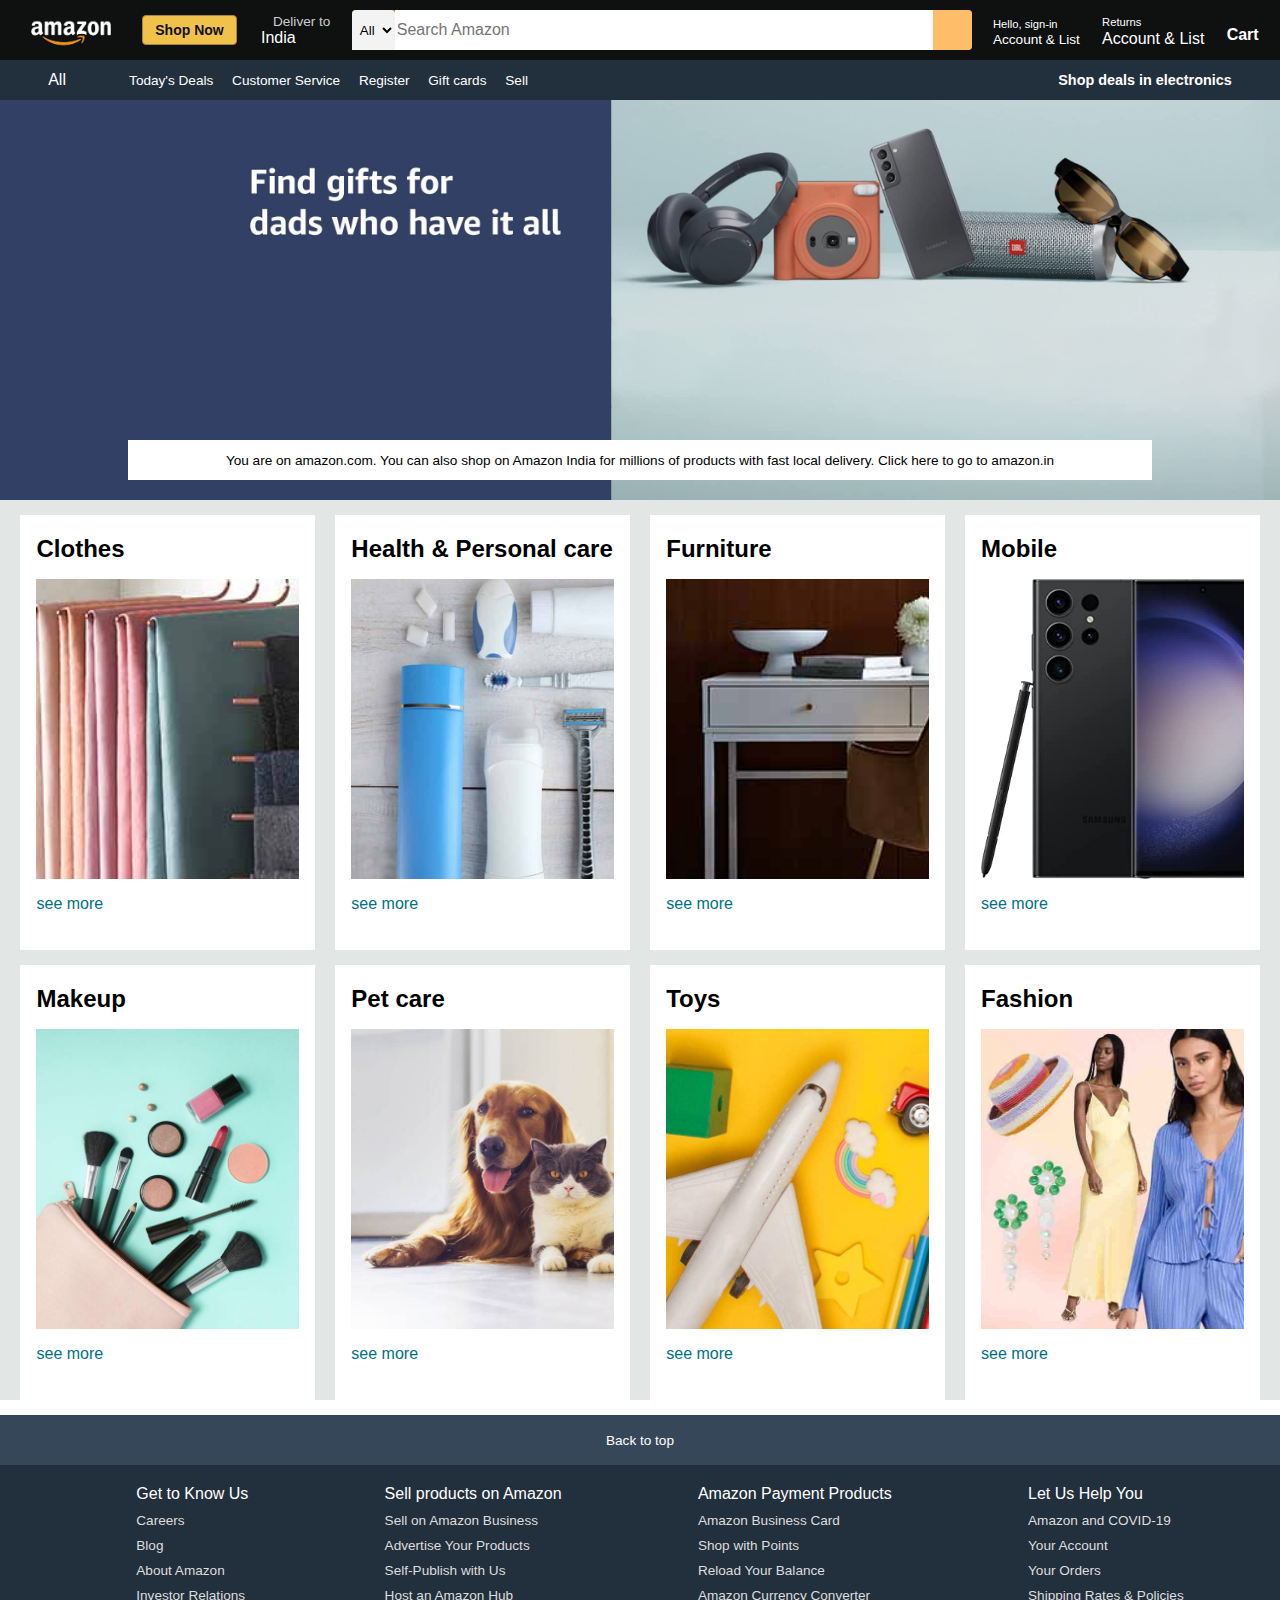
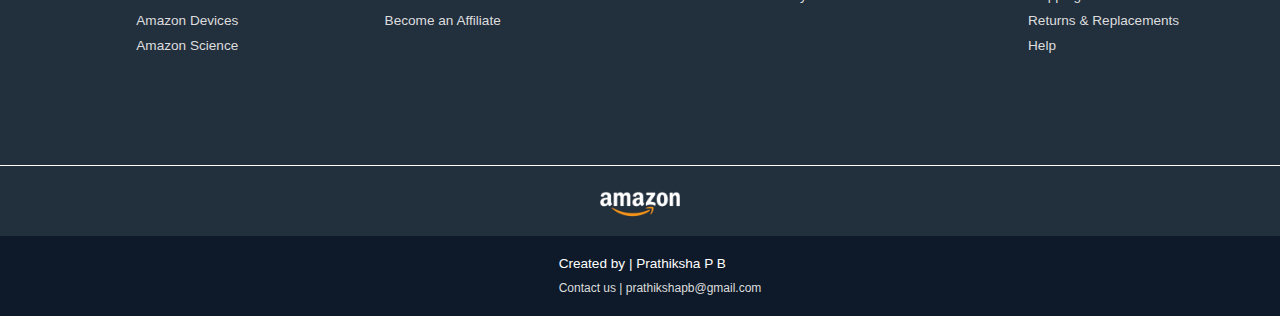
<file: index.html>
<!DOCTYPE html>
<html lang="en">
    <head>
        <meta charset="UTF-8">
        <meta http-equiv="X-UA-Compatible" content="IE=edge">
        <meta name="viewport" content="width=device-width,initial-scale=1.0">
        <title>Amazon</title>
        <link rel="stylesheet" href="https://cdnjs.cloudflare.com/ajax/libs/font-awesome/6.6.0/css/all.min.css" integrity="sha512-Kc323vGBEqzTmouAECnVceyQqyqdsSiqLQISBL29aUW4U/M7pSPA/gEUZQqv1cwx4OnYxTxve5UMg5GT6L4JJg==" crossorigin="anonymous" referrerpolicy="no-referrer" />
        <link rel="stylesheet" href="style.css">
    </head>
    <body>
        <header>

            <div class="navbar">
                      <div class="nav-logo">
                      <div class="logo border"></div>
                     <a href="product.html" class="shop-now-btn">Shop Now</a>
              </div>

                <div class="address border">
                    <p class="add-first">Deliver to</p>
                    <div class="add-icon">
                        <i class="fa-solid fa-location-dot"></i>
                        <p class="add-sec">India</p>
                    </div>
                </div>
                <div class="nav-search">
                    <select class="select-search">
                        <option>All</option>
                    </select>
                    <input placeholder="Search Amazon" class="search-input">
                    <div class="search-icon">
                        <i class="fa-solid fa-magnifying-glass"></i>
                    </div>
                </div>
                <div class="nav-signin border">
                    <p><span>Hello, sign-in</span></p>
                    <p class="nav-second">Account & List</p>
                </div>
                <div class="nav-return border">
                    <p><span>Returns</span></p>
                    <p class="& Orders">Account & List</p>
                </div>
                <div class="nav-cart border">
                    <i class="fa-solid fa-cart-shopping"></i> 
                    Cart
                </div>
            </div>

                <div class="panel">
                    <div class="panel-all">
                        <i class="fa-solid fa-bars"></i> 
                        All
                    </div>
            
                    <div class="panel-opt">
                        <p>Today's Deals</p>
                        <p>Customer Service</p>
                        <p>Register</p>
                        <p>Gift cards</p>
                        <p>Sell</p>
                    </div>
                    <div class="panel-deals">
                        Shop deals in electronics
                    </div>
                </div>

            </header>


            <div class="hero">
                <img src="hero_image.jpg" class="hero-image active" alt="Hero 1">
                <img src="Hero2.jpg" class="hero-image" alt="Hero 2">
                <div class="hero-msg">
                    <p>You are on amazon.com. You can also shop on Amazon India for millions of products with fast local delivery. <a>Click here to go to amazon.in</a></p>
                </div>
            </div>

            <div class="shop">
                <div class="box1 box">
                    <div class="box-content">
                        <h2>Clothes</h2>
                        <div class="box-img" style="background-image: url('box1_image.jpg');"></div>
                        <p>see more</p>
                    </div>
                </div>
                <div class="box2 box">
                    <div class="box-content">
                        <h2>Health & Personal care</h2>
                        <div class="box-img" style="background-image: url('box2_image.jpg');"></div>
                        <p>see more</p>
                    </div>
                </div>
                <div class="box3 box">
                    <div class="box-content">
                        <h2>Furniture</h2>
                        <div class="box-img" style="background-image: url('box3_image.jpg');"></div>
                        <p>see more</p>
                    </div>
                </div>
                <div class="box4 box">
                    <div class="box-content">
                        <h2>Mobile</h2>
                        <div class="box-img" style="background-image: url('box4_image.jpg');"></div>
                        <p>see more</p>
                    </div>
                </div>
                <div class="box5 box">
                    <div class="box-content">
                        <h2>Makeup</h2>
                        <div class="box-img" style="background-image: url('box5_image.jpg');"></div>
                        <p>see more</p>
                    </div>
                </div>
                <div class="box6 box">
                    <div class="box-content">
                        <h2>Pet care</h2>
                        <div class="box-img" style="background-image: url('box6_image.jpg');"></div>
                        <p>see more</p>
                    </div>
                </div>
                <div class="box7 box">
                    <div class="box-content">
                        <h2>Toys</h2>
                        <div class="box-img" style="background-image: url('box7_image.jpg');"></div>
                        <p>see more</p>
                    </div>
                </div>
                <div class="box8 box">
                    <div class="box-content">
                        <h2>Fashion</h2>
                        <div class="box-img" style="background-image: url('box8_image.jpg');"></div>
                        <p>see more</p>
                    </div>
                </div>
            </div>
                  <div id="cart-section" class="cart-popup" style="display: none;">
                            <div class="cart-box">
                             <h3>Your Cart</h3>
                              <div id="cart-items"></div>
                             <p id="cart-total"></p>
                            <button onclick="closeCart()">Close</button>
                      </div>
                  </div>



            <footer>
                <div class="foot-panel1">
                    Back to top
                </div>

                <div class="foot-panel2">
                    <ul>
                        <p>Get to Know Us</p>
                        <a>Careers</a>
                        <a>Blog</a>
                        <a>About Amazon</a>
                        <a>Investor Relations</a>
                        <a>Amazon Devices</a>
                        <a>Amazon Science</a>
                    </ul>
                    <ul>
                    <p>Sell products on Amazon</p>
                    <a>Sell on Amazon Business</a>
                    <a>Advertise Your Products</a>
                    <a>Self-Publish with Us</a>
                    <a>Host an Amazon Hub</a>
                    <a>Become an Affiliate</a>
                    </ul>
                    <ul>
                        <p>Amazon Payment Products</p>
                        <a>Amazon Business Card</a>
                        <a>Shop with Points</a>
                        <a>Reload Your Balance</a>
                        <a>Amazon Currency Converter</a>
                    </ul>
                    <ul>
                        <p>Let Us Help You</p>
                        <a>Amazon and COVID-19</a>
                        <a>Your Account</a>
                        <a>Your Orders</a>
                        <a>Shipping Rates & Policies</a>
                        <a>Returns & Replacements</a>
                        <a>Help</a>
                    </ul>
                </div>

                <div class="foot-panel3">
                    <div class="A-logo"></div>
                </div>

                <div class="foot-panel4">
                    <div class="contact">
                      <ul>
                      <p>Created by | Prathiksha P B</p>
                      <a>Contact us | prathikshapb@gmail.com</a>
                      </ul>
                    </div>
                </div>
            </footer>
        <script src="script.js"></script>
        

    </body>
</html>
</file>
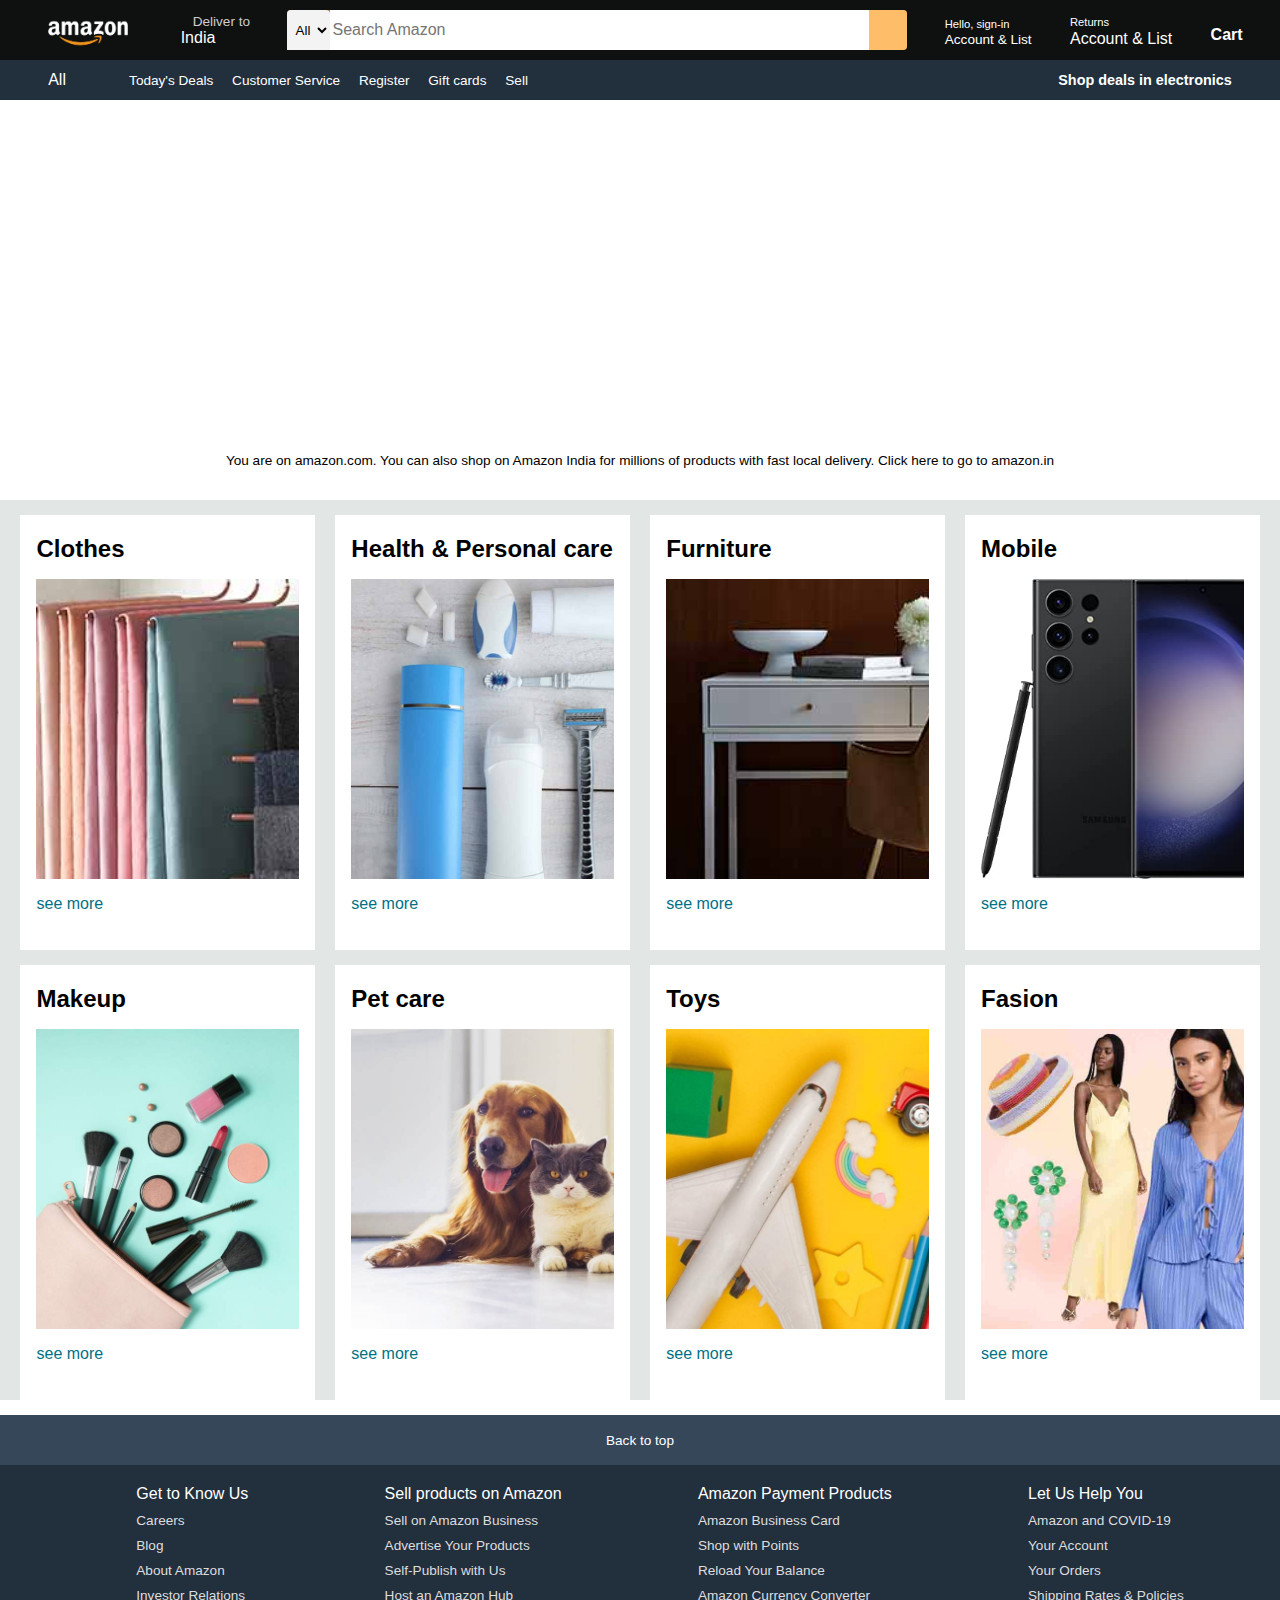
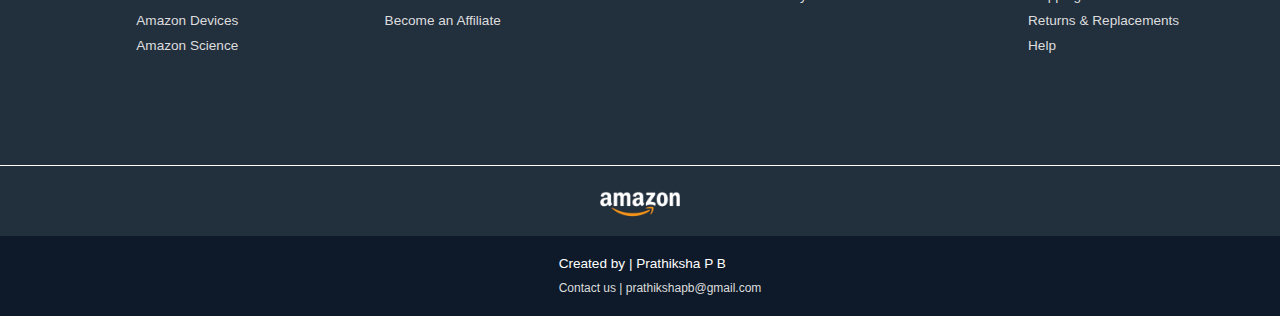
<file: body.html>
<!DOCTYPE html>
<html lang="en">
    <head>
        <meta charset="UTF-8">
        <meta http-equiv="X-UA-Compatible" content="IE=edge">
        <meta name="viewport" content="width=device-width,initial-scale=1.0">
        <title>Amazon</title>
        <link rel="stylesheet" href="https://cdnjs.cloudflare.com/ajax/libs/font-awesome/6.6.0/css/all.min.css" integrity="sha512-Kc323vGBEqzTmouAECnVceyQqyqdsSiqLQISBL29aUW4U/M7pSPA/gEUZQqv1cwx4OnYxTxve5UMg5GT6L4JJg==" crossorigin="anonymous" referrerpolicy="no-referrer" />
        <link rel="stylesheet" href="style.css">
    </head>
    <body>
        <header>
        <div class="navbar">
                <div class="nav-logo border">
                    <div class="logo"></div>
                 </div>
                <div class="address border">
                    <p class="add-first">Deliver to</p>
                    <div class="add-icon">
                        <i class="fa-solid fa-location-dot"></i>
                        <p class="add-sec">India</p>
                    </div>
                </div>
                <div class="nav-search">
                    <select class="select-search">
                        <option>All</option>
                    </select>
                    <input placeholder="Search Amazon" class="search-input">
                    <div class="search-icon">
                        <i class="fa-solid fa-magnifying-glass"></i>
                    </div>
                </div>
                <div class="nav-signin border">
                    <p><span>Hello, sign-in</span></p>
                    <p class="nav-second">Account & List</p>
                </div>
                <div class="nav-return border">
                    <p><span>Returns</span></p>
                    <p class="& Orders">Account & List</p>
                </div>
                <div class="nav-cart border">
                    <i class="fa-solid fa-cart-shopping"></i> 
                    Cart
                </div>
            </div>

                <div class="panel">
                    <div class="panel-all">
                        <i class="fa-solid fa-bars"></i> 
                        All
                    </div>
            
                    <div class="panel-opt">
                        <p>Today's Deals</p>
                        <p>Customer Service</p>
                        <p>Register</p>
                        <p>Gift cards</p>
                        <p>Sell</p>
                    </div>
                    <div class="panel-deals">
                        Shop deals in electronics
                    </div>
                </div>

            </header>


            <div class="hero">
                <div class="hero-msg">
                    <p>You are on amazon.com. You can also shop on Amazon India for millions of products with fast local delivery. <a>Click here to go to amazon.in</a></p>
                </div>
            </div>

            <div class="shop">
                <div class="box1 box">
                    <div class="box-content">
                        <h2>Clothes</h2>
                        <div class="box-img" style="background-image: url('box1_image.jpg');"></div>
                        <p>see more</p>
                    </div>
                </div>
                <div class="box2 box">
                    <div class="box-content">
                        <h2>Health & Personal care</h2>
                        <div class="box-img" style="background-image: url('box2_image.jpg');"></div>
                        <p>see more</p>
                    </div>
                </div>
                <div class="box3 box">
                    <div class="box-content">
                        <h2>Furniture</h2>
                        <div class="box-img" style="background-image: url('box3_image.jpg');"></div>
                        <p>see more</p>
                    </div>
                </div>
                <div class="box4 box">
                    <div class="box-content">
                        <h2>Mobile</h2>
                        <div class="box-img" style="background-image: url('box4_image.jpg');"></div>
                        <p>see more</p>
                    </div>
                </div>
                <div class="box5 box">
                    <div class="box-content">
                        <h2>Makeup</h2>
                        <div class="box-img" style="background-image: url('box5_image.jpg');"></div>
                        <p>see more</p>
                    </div>
                </div>
                <div class="box6 box">
                    <div class="box-content">
                        <h2>Pet care</h2>
                        <div class="box-img" style="background-image: url('box6_image.jpg');"></div>
                        <p>see more</p>
                    </div>
                </div>
                <div class="box7 box">
                    <div class="box-content">
                        <h2>Toys</h2>
                        <div class="box-img" style="background-image: url('box7_image.jpg');"></div>
                        <p>see more</p>
                    </div>
                </div>
                <div class="box8 box">
                    <div class="box-content">
                        <h2>Fasion</h2>
                        <div class="box-img" style="background-image: url('box8_image.jpg');"></div>
                        <p>see more</p>
                    </div>
                </div>
            </div>

            <footer>
                <div class="foot-panel1">
                    Back to top
                </div>

                <div class="foot-panel2">
                    <ul>
                        <p>Get to Know Us</p>
                        <a>Careers</a>
                        <a>Blog</a>
                        <a>About Amazon</a>
                        <a>Investor Relations</a>
                        <a>Amazon Devices</a>
                        <a>Amazon Science</a>
                    </ul>
                    <ul>
                    <p>Sell products on Amazon</p>
                    <a>Sell on Amazon Business</a>
                    <a>Advertise Your Products</a>
                    <a>Self-Publish with Us</a>
                    <a>Host an Amazon Hub</a>
                    <a>Become an Affiliate</a>
                    </ul>
                    <ul>
                        <p>Amazon Payment Products</p>
                        <a>Amazon Business Card</a>
                        <a>Shop with Points</a>
                        <a>Reload Your Balance</a>
                        <a>Amazon Currency Converter</a>
                    </ul>
                    <ul>
                        <p>Let Us Help You</p>
                        <a>Amazon and COVID-19</a>
                        <a>Your Account</a>
                        <a>Your Orders</a>
                        <a>Shipping Rates & Policies</a>
                        <a>Returns & Replacements</a>
                        <a>Help</a>
                    </ul>
                </div>

                <div class="foot-panel3">
                    <div class="A-logo"></div>
                </div>

                <div class="foot-panel4">
                    <div class="contact">
                      <ul>
                      <p>Created by | Prathiksha P B</p>
                      <a>Contact us | prathikshapb@gmail.com</a>
                      </ul>
                    </div>
                </div>
            </footer>
    </body>
</html>
</file>
<file: style.css>
*{
    margin: 0;
    font-family: Arial;
    border: border-box;  
  }
  
  .navbar{
      height: 60px;
      background-color: #0f1111;
      color: white;
      display:flex;
      align-items: center;
      justify-content: space-evenly;
  }
  
  .nav-logo{
      height: 50px;
      width: auto;
      display: flex;
      align-items: center;
      gap: 10px; 
  }
  
 .logo{
      background-image: url("amazon_logo.png");
      background-size: cover;
      height: 50px;
      width: 100px;
      border: 1.5px solid transparent;
      transition: border 0.3s;
  }

 /* .logo:hover {
  border: 1.5px solid white;
} */

.navbar .border {
  border: 1.5px solid transparent;
  transition: border 0.3s;
}

.navbar .border:hover {
  border: 1.5px solid white;
}

 /* .border{
      border: 1.5px solid transparent;
  }

  .border:hover{
      border: 1.5px solid white;
  } */

  .logo{
      background-color: blac;
  }
  
  .add-first{
      color: #cccccc;
      font-size: 0.85rem;
      margin-left: 15px;
  }
  
  .add-sec{
      font-size: 1rem;
      margin-left: 3px;
  }
  
  .add-icon{
      display: flex;
      align-items: center;
  }
  
  .nav-search{
      display: flex;
      justify-content: space-evenly;
      background-color: rgb(181, 139, 13);
      width: 620px;
      height: 40px;
      border-radius: 4px;
  }
  
  .select-search{
      background-color: #f3f3f3;
      width: 50px;
      text-align: center;
      border-top-left-radius: 4px;
      border-top-right-radius: 4px;
      border: none;
  }
  
  .search-input{
      width:100%;
      font-size: 1rem;
      border: none;
  }
  
  .search-icon{
      width: 45px;
      display: flex;
      justify-content: center;
      align-items:center;
      font-size: 1.2rem;
      background-color: #febd68;
      border-top-right-radius: 4px;
      border-bottom-right-radius: 4px;
  }
  
  span{
      font-size: 0.7rem;
  }
  
  .nav-second{
      font-size:0.85rem;
  }
  
  .nav-search:hover{
      border: 2px solid orange;
  }
  
  .nav-cart i{
      font-size: 30px;
  }
  
  .nav-cart{
      font: size 0.85rem;
      font-weight: 700;
  }
  
  .panel{
      height: 40px;
      background-color: #222f3d;
      display: flex;
      color: white;
      align-items: center;
      justify-content: space-evenly;
  }
  
  .panel-opt p{
      display: inline;
      margin-left: 15px;
  }
  
  .panel-opt{
      width: 70%;
      font-size: 0.85rem;
  }
  
  .panel-deals{
      font-size:0.9rem;
      font-weight: 700;
  }

.hero {
  position: relative;
  height: 400px; /* Adjust based on image size */
  overflow: hidden;
  z-index: 1;
}

.hero-image {
  position: absolute;
  width: 100%;
  height: 100%;
  object-fit: cover;
  /*object-fit: contain; */
  object-position: top;
  opacity: 0;
  transition: opacity 1s ease-in-out;
}

.hero-image.active {
  object-position: top;
  opacity: 1;
  z-index: 1;
}

.hero-msg {
  position: absolute;
  bottom: 20px;
  left: 10%;
  background-color: white;
  color: black;
  height: 40px;
  display: flex;
  align-items: center;
  justify-content: center;
  font-size: 0.85rem;
  width: 80%;
  z-index: 2;
}

/* This is the key fix for pushing the boxes down */
.box-section {
  position: relative;
  z-index: 0;
  margin-top: 400px; /* Same as hero height */
}
  
  .shop{
      display: flex;
      flex-wrap: wrap;
      justify-content: space-evenly;
      background-color: #e2e7e6;
  }
  
  .box{
      height: 400px;
      width: 23%;
      background-color: white;
      padding: 20px 0px 15px;
      margin-top: 15px;
  }
  
  .box-img {
      height: 300px;
      background-size: cover;
      margin-top: 1rem;
      margin-bottom: 1rem;
  }
  
  .box-content{
      margin-left: 1rem;
      margin-right: 1rem;
  }
  
  .box-content p{
      color: #007185;
  }
  
  footer{
      margin-top:15px;
  }
  
  .foot-panel1{
      background-color: #37475a;
      color: white;
      height: 50px;
      display: flex;
      justify-content: center;
      align-items: center;
      font-size: 0.85rem;
  }
  
  .foot-panel2{
      background-color:#222f3d;
      color: white;
      height: 300px;
      display: flex;
      justify-content: space-evenly;
  }
  
  ul{
      margin-top: 20px;
  }
  
  ul a {
      display: block;
      font-size: 0.85rem;
      margin-top: 10px;
      color: #dddddd;
  }
  
  .foot-panel3{
      background-color: #222f3d;
      color: white;
      border-top: 0.5px solid white;
      height: 70px;
      display: flex;
      justify-content: center;
      align-items: center;
  }
  
  .A-logo{
      background-image: url("amazon_logo.png");
      background-size: cover;
      height: 50px;
      width: 100px;
  }
  
  .foot-panel4{
      background-color: #0e1a29;
      color: white;
      height:80px;
      display: flex;
      justify-content: center;
      align-items: center;
  }
  
  .contact{
      height: 80px;
      display: cover;
  }
  
  .contact p{
      font-size:0.85rem;
  }
  
  .contact a{
      font-size: 0.75rem;
  }
.cart-popup {
  position: fixed;
  top: 70px;
  right: 20px;
  width: 300px;
  background-color: white;
  border: 2px solid #ccc;
  box-shadow: 0 0 10px rgba(0,0,0,0.3);
  z-index: 1000;
  padding: 20px;
  border-radius: 8px;
}

.cart-box h3 {
  margin-bottom: 10px;
}

.cart-box button {
  margin-top: 10px;
  padding: 5px 10px;
  background-color: #f08804;
  color: white;
  border: none;
  border-radius: 5px;
  cursor: pointer;
}
.cart-item {
  margin-bottom: 10px;
}
.shop-now-btn {
  margin-left: 10px;
  padding: 6px 12px;
  background-color: #f0c14b;
  border: 1px solid #a88734;
  border-radius: 4px;
  color: #111;
  text-decoration: none;
  font-size: 14px;
  font-weight: bold;
}

.shop-now-btn:{
  background-color: #ddb347;
}
.shop-now-btn {
  margin-left: 10px;
  padding: 6px 12px;
  background-color: #f0c14b;
  border: 1px solid #a88734;
  border-radius: 4px;
  color: #111;
  text-decoration: none;
  font-size: 14px;
  font-weight: bold;
}

.shop-now-btn:hover {
  background-color: #f3a847;
}
</file>
